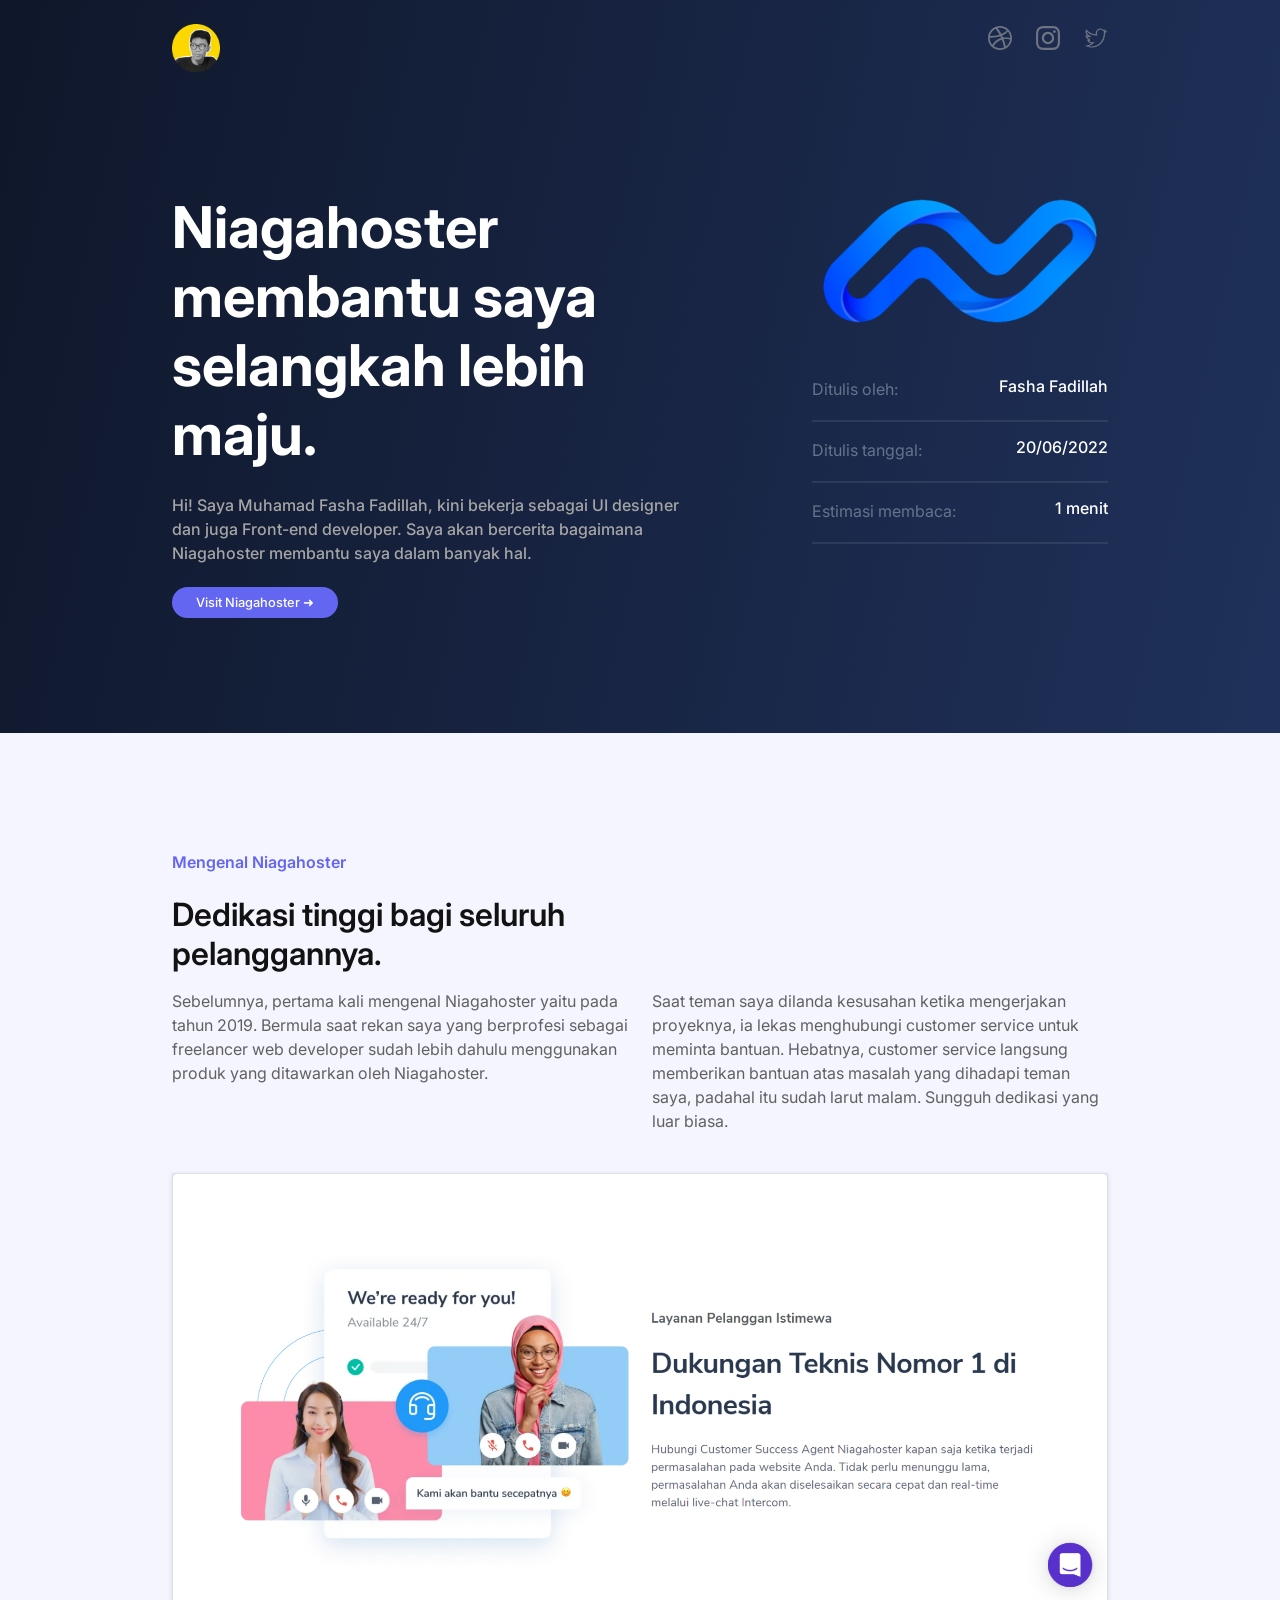
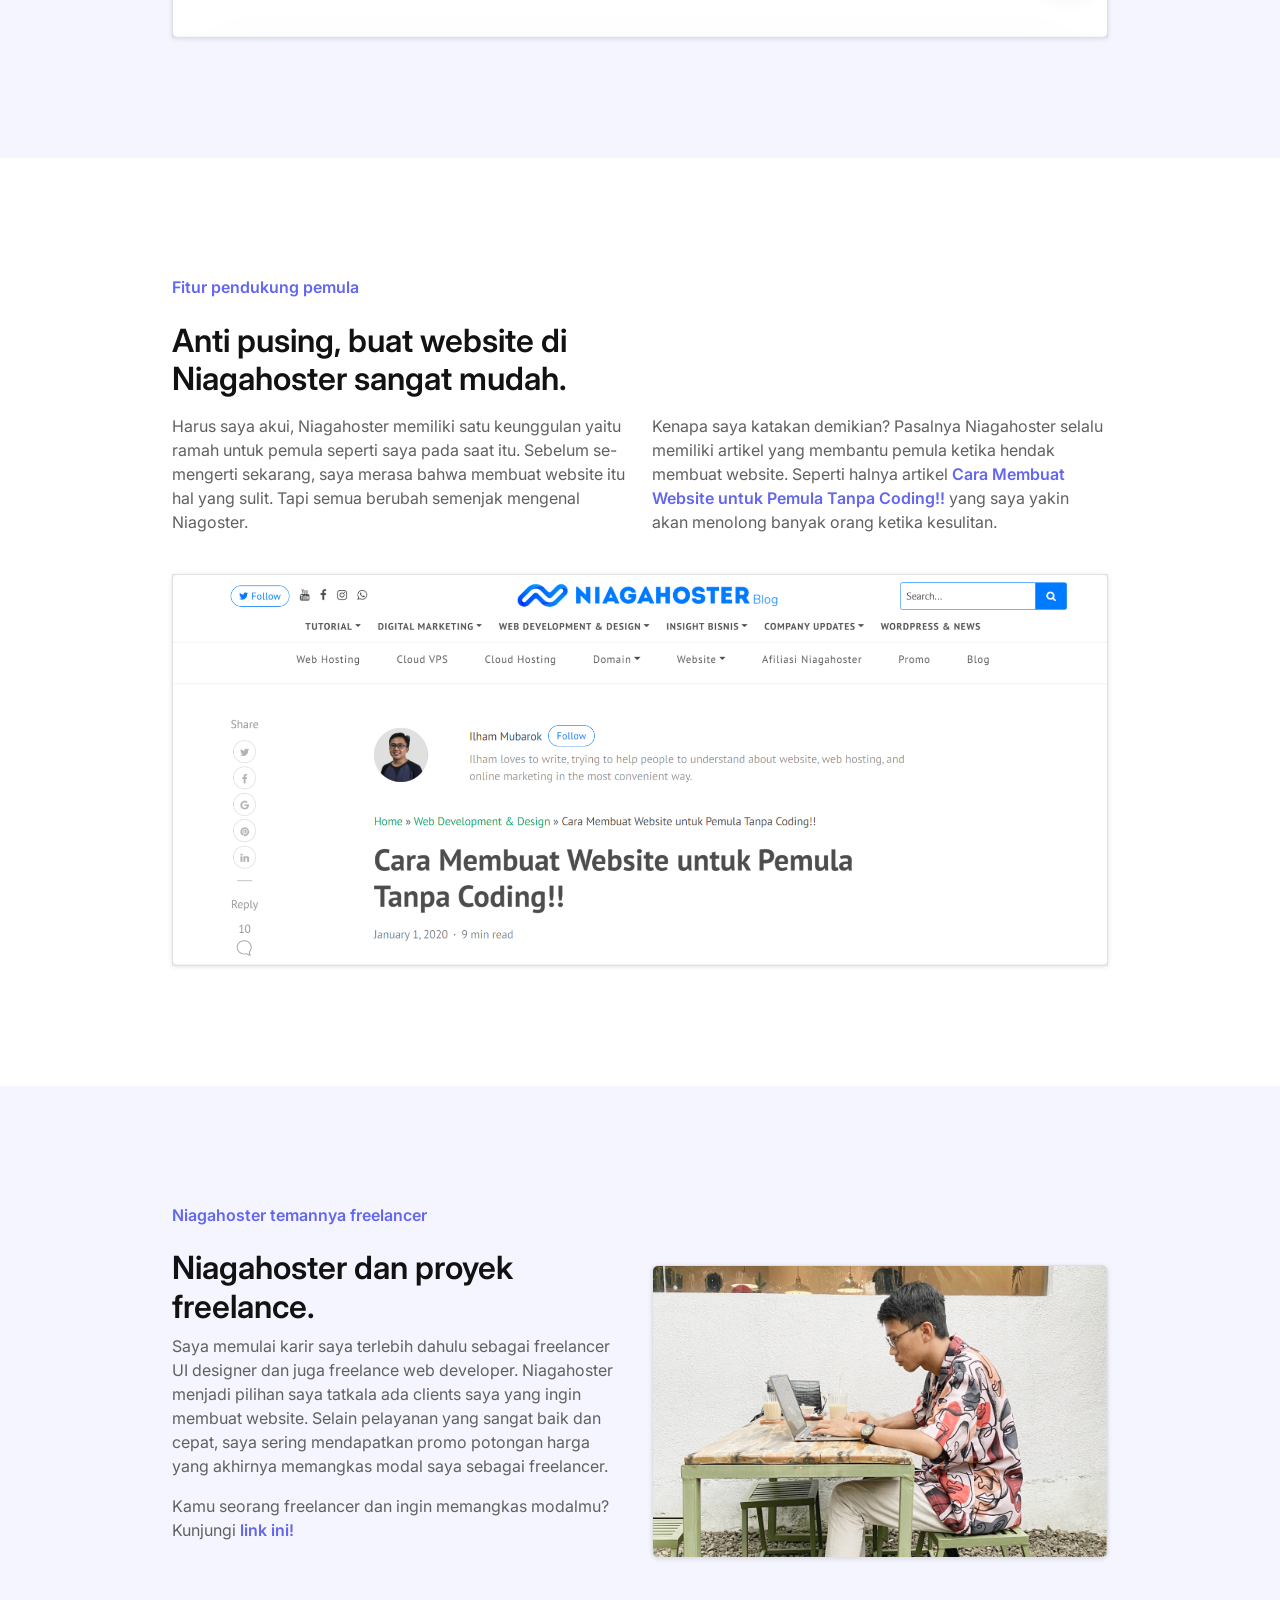
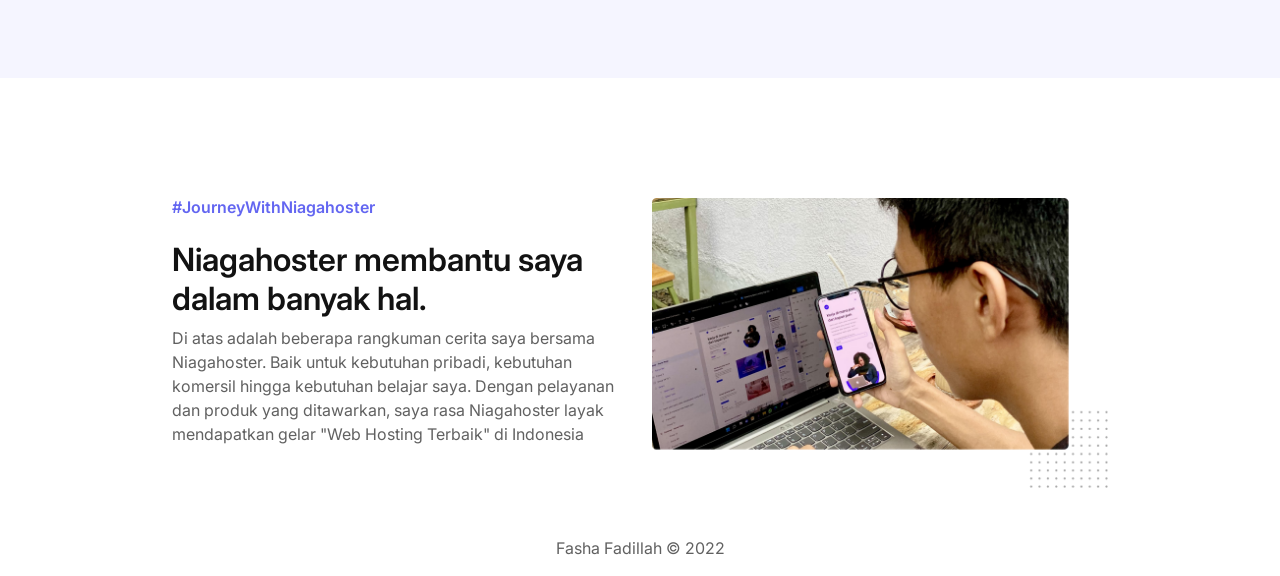
<file: index.html>
<!DOCTYPE html>
<html lang="en">
  <head>
    <meta charset="utf-8" />
    <meta name="viewport" content="width=device-width, initial-scale=1" />
    <!-- GOOGLE SEARCH CONSOLE -->
    <meta name="google-site-verification" content="5fyfz6tnwaVkm4QPjC4tsBny3yeOTy_wtFWpjD1lyE0" />
    <!-- GOOGLE SEARCH CONSOLE -->
    <title>Fasha Fadillah | UI Designer</title>
    <link rel="icon" sizes="16x16" type="image/x-icon" href="/assets/images/favicon-32x32.ico" />
    <link rel="icon" sizes="32x32" type="image/x-icon" href="/assets/images/favicon-32x32.ico" />
    <link rel="icon" sizes="96x96" type="image/x-icon" href="/assets/images/favicon-32x32.ico" />
    <link rel="preconnect" href="https://fonts.googleapis.com" />
    <link rel="preconnect" href="https://fonts.gstatic.com" crossorigin />
    <link href="https://fonts.googleapis.com/css2?family=Inter:wght@400;500;600;700&display=swap" rel="stylesheet" />
    <link href="https://cdn.jsdelivr.net/npm/bootstrap@5.2.0-beta1/dist/css/bootstrap.min.css" rel="stylesheet" integrity="sha384-0evHe/X+R7YkIZDRvuzKMRqM+OrBnVFBL6DOitfPri4tjfHxaWutUpFmBp4vmVor" crossorigin="anonymous" />
    <link rel="stylesheet" href="style.css" />
  </head>
  <body>
    <!-- NAVBAR -->
    <nav class="mt-4">
      <div class="container">
        <div class="d-flex justify-content-between">
          <a href="#">
            <img width="48" src="assets/images/photo-profil.png" alt="photo-profil" />
          </a>
          <ul class="d-flex">
            <li class="pe-4">
              <a href="https://dribbble.com/fasfashan" target="_blank">
                <img src="assets/icons/Dribbble.svg" alt="dribbble" />
              </a>
            </li>
            <li class="pe-4">
              <a href="https://Instagram.com/fasfashan" target="_blank">
                <img src="assets/icons/Instagram.svg" alt="Instagram" />
              </a>
            </li>
            <li>
              <a href="https://Twitter.com/fasfashan" target="_blank">
                <img src="assets/icons/Twitter.svg" alt="Twitter" />
              </a>
            </li>
          </ul>
        </div>
      </div>
    </nav>
    <!-- NAVBAR -->
    <!-- HERO SECTION -->
    <section id="hero-section">
      <div class="container">
        <div class="row align-items-start d-flex justify-content-between content-hero">
          <div class="col-xl-7 col-lg-7 col-md-7">
            <h1>Niagahoster membantu saya selangkah lebih maju.</h1>
            <p>Hi! Saya Muhamad Fasha Fadillah, kini bekerja sebagai UI designer dan juga Front-end developer. Saya akan bercerita bagaimana Niagahoster membantu saya dalam banyak hal.</p>
            <a href="https://niagahoster.co.id" target="_blank" class="btn-hero">Visit Niagahoster ➜</a>
          </div>
          <div class="col-xl-4 col-lg-4 col-md-4 description">
            <img width="100%" class="mb-5" src="assets/images/niagahoster-logo-alt.png" alt="logo-niagahoster" />
            <div class="d-flex justify-content-between">
              <span>Ditulis oleh:</span>
              <h5>Fasha Fadillah</h5>
            </div>
            <hr />
            <div class="d-flex justify-content-between">
              <span>Ditulis tanggal:</span>
              <h5>20/06/2022</h5>
            </div>
            <hr />
            <div class="d-flex justify-content-between">
              <span>Estimasi membaca:</span>
              <h5>1 menit</h5>
            </div>
            <hr />
          </div>
        </div>
      </div>
    </section>

    <!-- HERO SECTION -->
    <!-- MENGENAL NIAGAHOSTER -->
    <section id="mengenal-niagahoster">
      <div class="container">
        <div class="row">
          <div class="col">
            <h5>Mengenal Niagahoster</h5>
          </div>
        </div>
        <div class="row">
          <div class="col-xl-6">
            <h2>Dedikasi tinggi bagi seluruh pelanggannya.</h2>
          </div>
        </div>
        <div class="row">
          <div class="col-xl-6">
            <p>Sebelumnya, pertama kali mengenal Niagahoster yaitu pada tahun 2019. Bermula saat rekan saya yang berprofesi sebagai freelancer web developer sudah lebih dahulu menggunakan produk yang ditawarkan oleh Niagahoster.</p>
          </div>
          <div class="col-xl-6">
            <p>
              Saat teman saya dilanda kesusahan ketika mengerjakan proyeknya, ia lekas menghubungi customer service untuk meminta bantuan. Hebatnya, customer service langsung memberikan bantuan atas masalah yang dihadapi teman saya, padahal
              itu sudah larut malam. Sungguh dedikasi yang luar biasa.
            </p>
          </div>
        </div>
        <div class="row img-section">
          <div class="col">
            <img class="img-mengenal" width="100%" src="assets/images/customer-service.png" alt="customer-service" />
          </div>
        </div>
      </div>
    </section>
    <!-- MENGENAL NIAGAHOSTER -->
    <!-- FITUR NIAGAHOSTER -->
    <section id="fitur-pemula">
      <div class="container">
        <div class="row">
          <div class="col">
            <h5>Fitur pendukung pemula</h5>
          </div>
        </div>
        <div class="row">
          <div class="col-xl-6">
            <h2>Anti pusing, buat website di Niagahoster sangat mudah.</h2>
          </div>
        </div>
        <div class="row">
          <div class="col-xl-6">
            <p>
              Harus saya akui, Niagahoster memiliki satu keunggulan yaitu ramah untuk pemula seperti saya pada saat itu. Sebelum se-mengerti sekarang, saya merasa bahwa membuat website itu hal yang sulit. Tapi semua berubah semenjak
              mengenal Niagoster.
            </p>
          </div>
          <div class="col-xl-6">
            <p>
              Kenapa saya katakan demikian? Pasalnya Niagahoster selalu memiliki artikel yang membantu pemula ketika hendak membuat website. Seperti halnya artikel
              <span> <a href="https://www.niagahoster.co.id/blog/cara-membuat-website/" target="_blank"> Cara Membuat Website untuk Pemula Tanpa Coding!!</a></span> yang saya yakin akan menolong banyak orang ketika kesulitan.
            </p>
          </div>
        </div>
        <div class="row img-section">
          <div class="col">
            <img width="100%" src="assets/images/blog-niagahoster.png" alt="blog-niagahoster" />
          </div>
        </div>
      </div>
    </section>
    <!-- FITUR NIAGAHOSTER -->
    <!-- MENGENAL NIAGAHOSTER -->
    <section id="freelancer-niagahoster">
      <div class="container">
        <div class="row d-flex align-items-end">
          <div class="col-xl-6">
            <h5>Niagahoster temannya freelancer</h5>
            <h2>Niagahoster dan proyek freelance.</h2>
            <p>
              Saya memulai karir saya terlebih dahulu sebagai freelancer UI designer dan juga freelance web developer. Niagahoster menjadi pilihan saya tatkala ada clients saya yang ingin membuat website. Selain pelayanan yang sangat baik
              dan cepat, saya sering mendapatkan promo potongan harga yang akhirnya memangkas modal saya sebagai freelancer.
            </p>
            <p>
              Kamu seorang freelancer dan ingin memangkas modalmu? Kunjungi <span> <a href="https://www.niagahoster.co.id/" target="_blank"> link ini!</a></span>
            </p>
          </div>
          <div class="col-xl-6">
            <img width="100%" src="assets/images/foto-fasha.png" alt="foto-fasha" />
          </div>
        </div>
      </div>
    </section>
    <!-- MENGENAL NIAGAHOSTER -->
    <!-- FOOTER -->
    <footer>
      <div class="container">
        <div class="row d-flex align-items-start">
          <div class="col-xl-6">
            <h5>#JourneyWithNiagahoster</h5>
            <h2>Niagahoster membantu saya dalam banyak hal.</h2>
            <p>
              Di atas adalah beberapa rangkuman cerita saya bersama Niagahoster. Baik untuk kebutuhan pribadi, kebutuhan komersil hingga kebutuhan belajar saya. Dengan pelayanan dan produk yang ditawarkan, saya rasa Niagahoster layak
              mendapatkan gelar "Web Hosting Terbaik" di Indonesia
            </p>
          </div>
          <div class="col-xl-6">
            <img width="100%" src="assets/images/footer-img.png" alt="foto-fasha" />
          </div>
        </div>
        <div class="row">
          <div class="col">
            <p class="mt-5 text-center">Fasha Fadillah © 2022</p>
          </div>
        </div>
      </div>
    </footer>
    <!-- FOOTER -->
    <script src="https://cdn.jsdelivr.net/npm/bootstrap@5.2.0-beta1/dist/js/bootstrap.bundle.min.js" integrity="sha384-pprn3073KE6tl6bjs2QrFaJGz5/SUsLqktiwsUTF55Jfv3qYSDhgCecCxMW52nD2" crossorigin="anonymous"></script>
  </body>
</html>
</file>
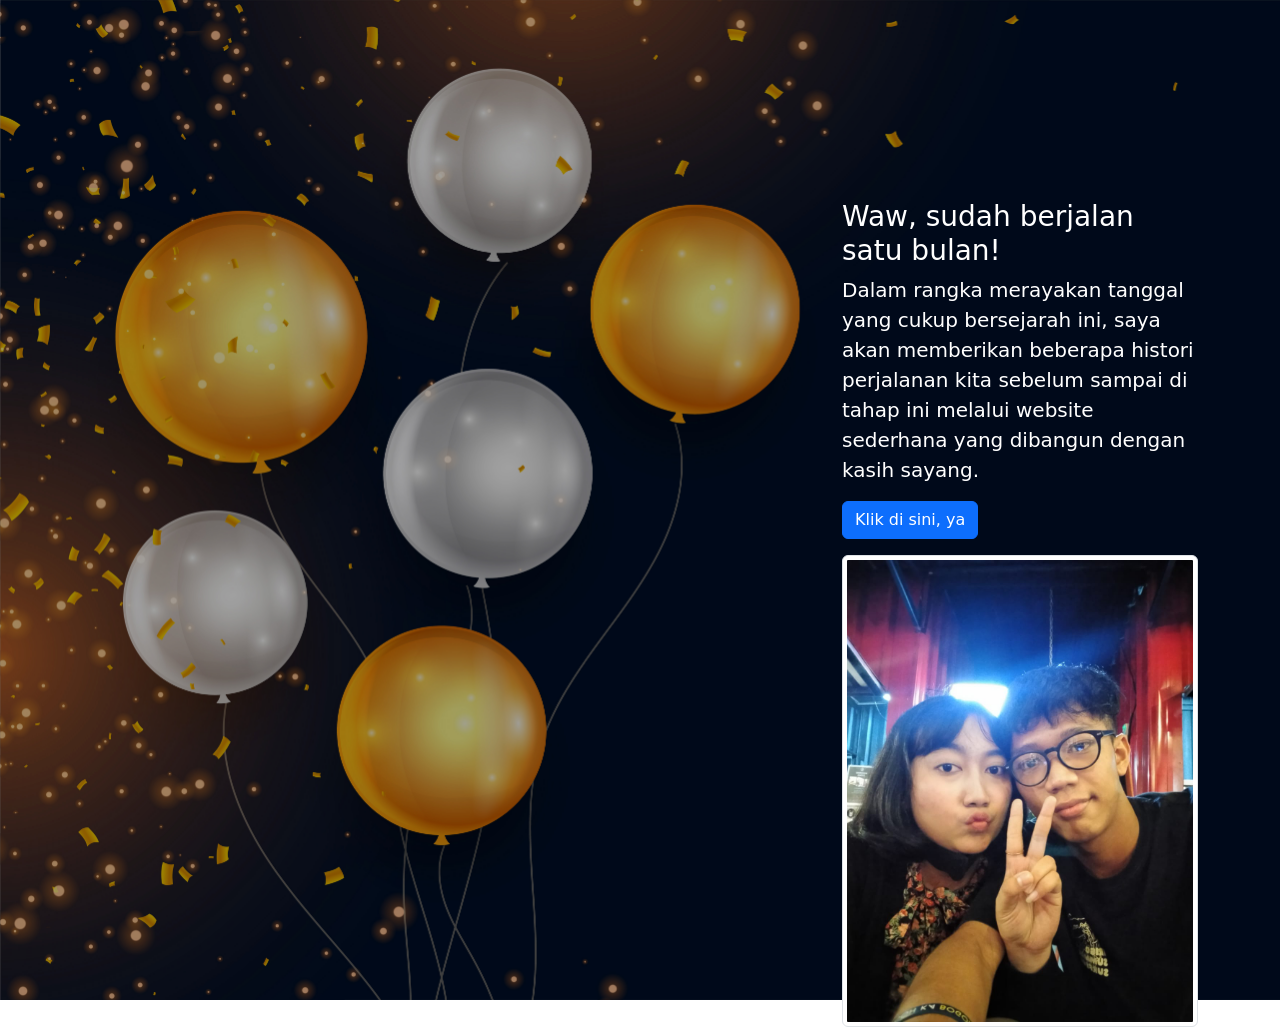
<file: Happy-16/index.html>
<!doctype html>
<html lang="en">
  <head>
    <!-- Required meta tags -->
    <meta charset="utf-8">
    <meta name="viewport" content="width=device-width, initial-scale=1">

    <!-- Bootstrap CSS -->
    <link href="https://cdn.jsdelivr.net/npm/bootstrap@5.0.0-beta2/dist/css/bootstrap.min.css" rel="stylesheet" integrity="sha384-BmbxuPwQa2lc/FVzBcNJ7UAyJxM6wuqIj61tLrc4wSX0szH/Ev+nYRRuWlolflfl" crossorigin="anonymous">
    <link rel="stylesheet" href="style.css">

    <title>Happy 16!</title>
  </head>
  <body>
      <!-- header -->
        <div class="jumbotron">
            <div class="container">
          
              <div class="row">
                  <div class="col-md-8">

                  </div>
                  <div class="col-md-4">
                    <h3>Waw, sudah berjalan satu bulan!</h3>
                    <p class="lead">Dalam rangka merayakan tanggal yang cukup bersejarah ini, saya akan memberikan beberapa histori perjalanan kita sebelum sampai di tahap ini melalui website sederhana yang dibangun dengan kasih sayang.</p>
                    <a href="index2.html" target="_blank"><button type="button" class="btn btn-primary mb-3">Klik di sini, ya</button></a>
                    <img src="img/14.jpeg" class="img-thumbnail" alt="">
                    
            </div>
                  </div>
              </div>
              
          </div>























    <!-- Optional JavaScript; choose one of the two! -->

    <!-- Option 1: Bootstrap Bundle with Popper -->
    <script src="https://cdn.jsdelivr.net/npm/bootstrap@5.0.0-beta2/dist/js/bootstrap.bundle.min.js" integrity="sha384-b5kHyXgcpbZJO/tY9Ul7kGkf1S0CWuKcCD38l8YkeH8z8QjE0GmW1gYU5S9FOnJ0" crossorigin="anonymous"></script>

    <!-- Option 2: Separate Popper and Bootstrap JS -->
    <!--
    <script src="https://cdn.jsdelivr.net/npm/@popperjs/core@2.6.0/dist/umd/popper.min.js" integrity="sha384-KsvD1yqQ1/1+IA7gi3P0tyJcT3vR+NdBTt13hSJ2lnve8agRGXTTyNaBYmCR/Nwi" crossorigin="anonymous"></script>
    <script src="https://cdn.jsdelivr.net/npm/bootstrap@5.0.0-beta2/dist/js/bootstrap.min.js" integrity="sha384-nsg8ua9HAw1y0W1btsyWgBklPnCUAFLuTMS2G72MMONqmOymq585AcH49TLBQObG" crossorigin="anonymous"></script>
    -->
  </body>
</html>
</file>
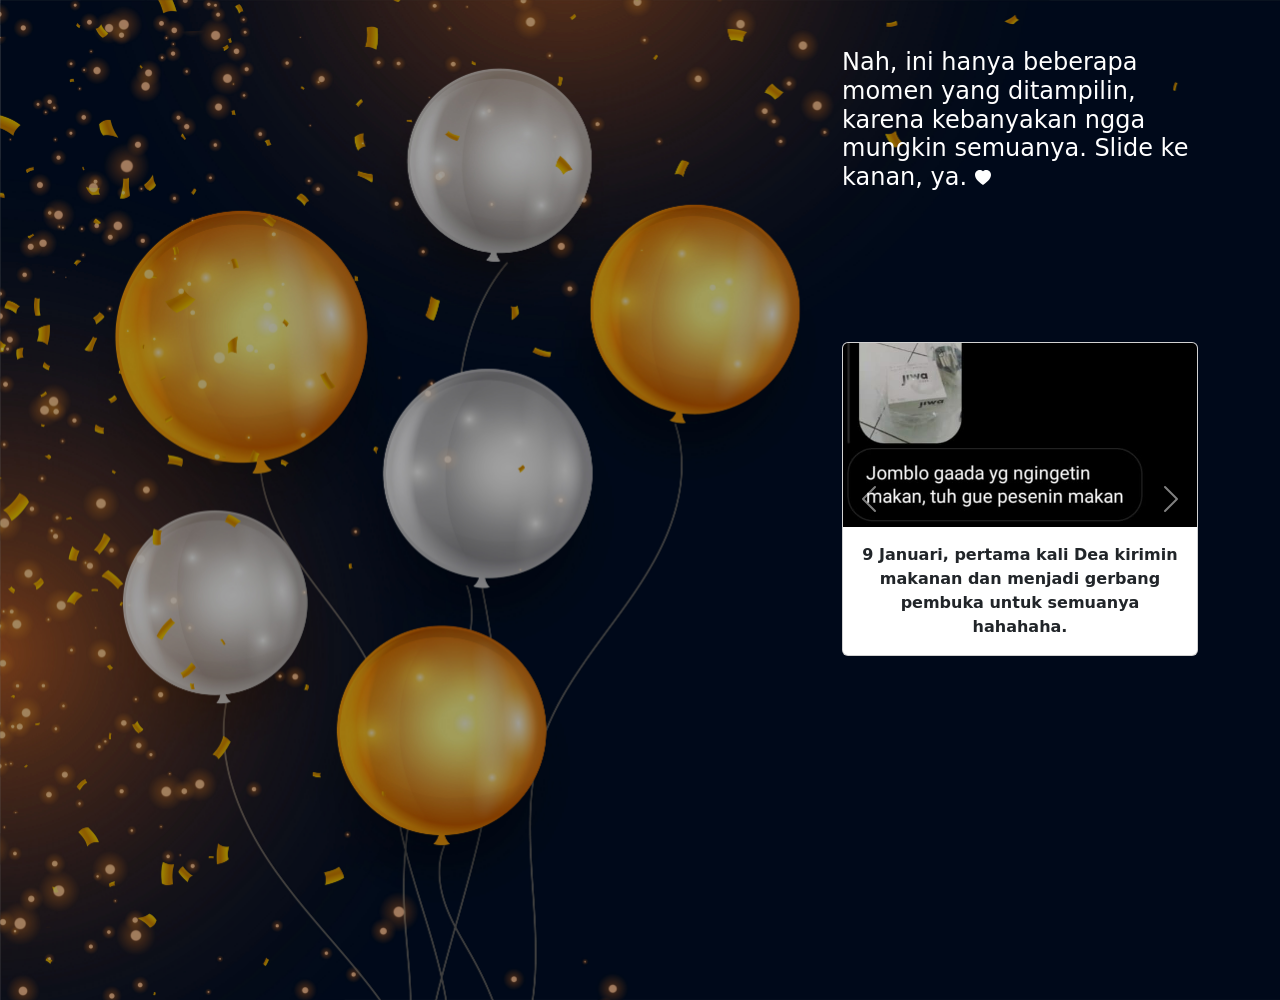
<file: Happy-16/index2.html>
<!doctype html>
<html lang="en">
  <head>
    <!-- Required meta tags -->
    <meta charset="utf-8">
    <meta name="viewport" content="width=device-width, initial-scale=1">

    <!-- Bootstrap CSS -->
    <link href="https://cdn.jsdelivr.net/npm/bootstrap@5.0.0-beta2/dist/css/bootstrap.min.css" rel="stylesheet" integrity="sha384-BmbxuPwQa2lc/FVzBcNJ7UAyJxM6wuqIj61tLrc4wSX0szH/Ev+nYRRuWlolflfl" crossorigin="anonymous">
    <link rel="stylesheet" href="style.css">

    <title>Happy 16!</title>
  </head>
  <body>
      <!-- header -->
        <div class="jumbotron">
            <div class="container">
          
              <div class="row">
                  <div class="col-md-8">

                  </div>
                  <div class="col-md-4">
                      <h4 class="mt-5" style="color: white;">Nah, ini hanya beberapa momen yang ditampilin, karena kebanyakan ngga mungkin semuanya. Slide ke kanan, ya. <svg xmlns="http://www.w3.org/2000/svg" width="16" height="16" fill="currentColor" class="bi bi-heart-fill" viewBox="0 0 16 16">
                        <path fill-rule="evenodd" d="M8 1.314C12.438-3.248 23.534 4.735 8 15-7.534 4.736 3.562-3.248 8 1.314z"/>
                      </svg></h4>
                    <div id="carouselExampleControls" class="carousel slide" data-bs-ride="carousel">
                        <div class="carousel-inner">
                          <div class="carousel-item active">
                            <div class="card">
                                <img src="img/2.jpeg" class="card-img-top" alt="...">
                                <div class="card-body">
                                  <p class="card-text text-center fw-bold">9 Januari, pertama kali Dea kirimin makanan dan menjadi gerbang pembuka untuk semuanya hahahaha.</p>
                                </div>
                              </div>
                                
                          </div>
                          <div class="carousel-item">
                            <div class="card">
                                <img src="img/3.jpeg" class="card-img-top" alt="...">
                                <div class="card-body">
                                  <p class="card-text text-center fw-bold">Cie udah pindah ke Whatsapp</p>
                                </div>
                              </div>
                          </div>
                          <div class="carousel-item">
                            <div class="card">
                                <img src="img/4.jpeg" class="card-img-top" alt="...">
                                <div class="card-body">
                                  <p class="card-text text-center fw-bold">Pertama kali banget dijadiin status Whatsapp wkwkwk.</p>
                                </div>
                              </div>
                          </div>
                          <div class="carousel-item">
                            <div class="card">
                                <img src="img/5.jpeg" class="card-img-top" alt="...">
                                <div class="card-body">
                                  <p class="card-text text-center fw-bold">Deep talk mode on.</p>
                                </div>
                              </div>
                          </div>
                          <div class="carousel-item">
                            <div class="card">
                                <img src="img/6.jpeg" class="card-img-top" alt="...">
                                <div class="card-body">
                                  <p class="card-text text-center fw-bold">Gembel McDonald's</p>
                                </div>
                              </div>
                            </div>
                            <div class="carousel-item">
                                <div class="card">
                                    <img src="img/7.jpeg" class="card-img-top" alt="...">
                                    <div class="card-body">
                                      <p class="card-text text-center fw-bold">Mengunjungi Kopi Rakjat tuk pertama kali, dan beberapa jam sebelum kejadian paling wadididaw berlangsung wkwkw</p>
                                    </div>
                                  </div>
                                </div>
                                <div class="carousel-item">
                                    <div class="card">
                                        <img src="img/8.jpeg" class="card-img-top" alt="...">
                                        <div class="card-body">
                                          <p class="card-text text-center fw-bold">Selfie dulu biar punya kenang-kenangan ya gak</p>
                                        </div>
                                      </div>
                                    </div>
                                    <div class="carousel-item">
                                        <div class="card">
                                            <div class="ratio ratio-16x9">
                                                <iframe src="img/9.mp4" title="YouTube video" allowfullscreen></iframe>
                                              </div>
                                            <div class="card-body">
                                              <p class="card-text text-center fw-bold">Warkop banget anaknya</p>
                                            </div>
                                          </div>
                                        </div>
                                        <div class="carousel-item">
                                            <div class="card">
                                                <div class="ratio ratio-16x9">
                                                    <iframe src="img/10.mp4" title="YouTube video" allowfullscreen></iframe>
                                                  </div>
                                                <div class="card-body">
                                                  <p class="card-text text-center fw-bold">Menjadi pemenang nominasi</p>
                                                </div>
                                              </div>
                                            </div>
                                            <div class="carousel-item">
                                                <div class="card">
                                                    <img src="img/11.jpeg" class="card-img-top" alt="...">
                                                    <div class="card-body">
                                                      <p class="card-text text-center fw-bold">Sebetulnya mau masukin semua momen, cuma ini diringkas jadi segini, sebagai pengingat aja kalo kita udah jauh heheheheh <a href="index3.html" target="_blank" style="text-decoration: none;">Lanjut klik di sini</a></p>
                                                    </div>
                                                  </div>
                                                </div>
                        </div>
                        <button class="carousel-control-prev" type="button" data-bs-target="#carouselExampleControls"  data-bs-slide="prev">
                          <span class="carousel-control-prev-icon" aria-hidden="true"></span>
                          <span class="visually-hidden">Previous</span>
                        </button>
                        <button class="carousel-control-next" type="button" data-bs-target="#carouselExampleControls"  data-bs-slide="next">
                          <span class="carousel-control-next-icon" aria-hidden="true"></span>
                          <span class="visually-hidden">Next</span>
                        </button>
                      </div>
                      </div>
            </div>
                  </div>
              </div>
              
          </div>























    <!-- Optional JavaScript; choose one of the two! -->

    <!-- Option 1: Bootstrap Bundle with Popper -->
    <script src="https://cdn.jsdelivr.net/npm/bootstrap@5.0.0-beta2/dist/js/bootstrap.bundle.min.js" integrity="sha384-b5kHyXgcpbZJO/tY9Ul7kGkf1S0CWuKcCD38l8YkeH8z8QjE0GmW1gYU5S9FOnJ0" crossorigin="anonymous"></script>

    <!-- Option 2: Separate Popper and Bootstrap JS -->
    <!--
    <script src="https://cdn.jsdelivr.net/npm/@popperjs/core@2.6.0/dist/umd/popper.min.js" integrity="sha384-KsvD1yqQ1/1+IA7gi3P0tyJcT3vR+NdBTt13hSJ2lnve8agRGXTTyNaBYmCR/Nwi" crossorigin="anonymous"></script>
    <script src="https://cdn.jsdelivr.net/npm/bootstrap@5.0.0-beta2/dist/js/bootstrap.min.js" integrity="sha384-nsg8ua9HAw1y0W1btsyWgBklPnCUAFLuTMS2G72MMONqmOymq585AcH49TLBQObG" crossorigin="anonymous"></script>
    -->
  </body>
</html>
</file>
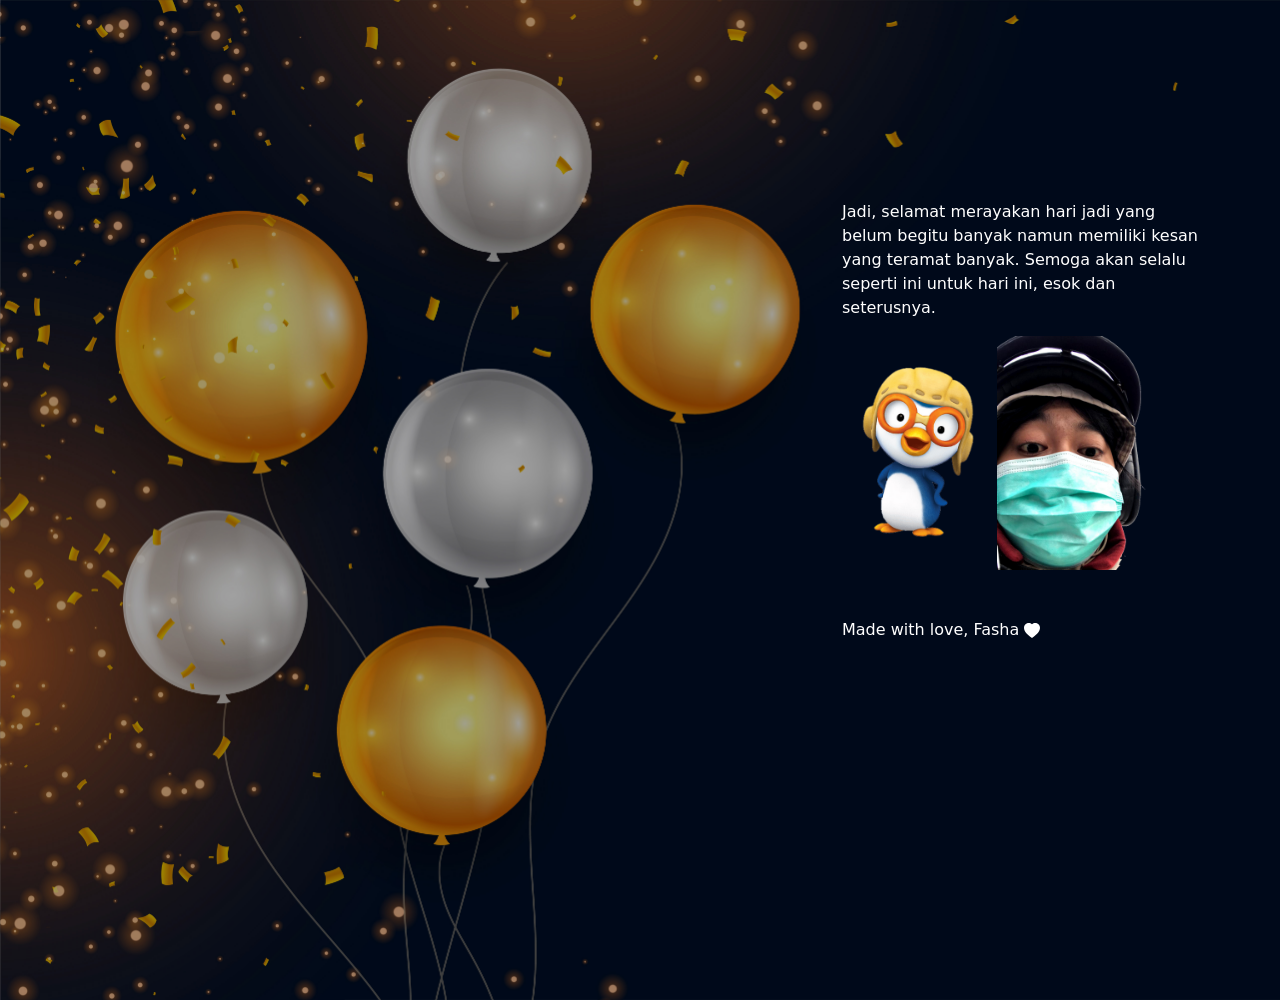
<file: Happy-16/index3.html>
<!doctype html>
<html lang="en">
  <head>
    <!-- Required meta tags -->
    <meta charset="utf-8">
    <meta name="viewport" content="width=device-width, initial-scale=1">

    <!-- Bootstrap CSS -->
    <link href="https://cdn.jsdelivr.net/npm/bootstrap@5.0.0-beta2/dist/css/bootstrap.min.css" rel="stylesheet" integrity="sha384-BmbxuPwQa2lc/FVzBcNJ7UAyJxM6wuqIj61tLrc4wSX0szH/Ev+nYRRuWlolflfl" crossorigin="anonymous">
    <link rel="stylesheet" href="style.css">

    <title>Happy 16!</title>
  </head>
  <body>
      <!-- header -->
        <div class="jumbotron">
            <div class="container">
          
              <div class="row">
                  <div class="col-md-8">

                  </div>
                  <div class="col-md-4">
                      
                    <p class="paragraf">Jadi, selamat merayakan hari jadi yang belum begitu banyak namun memiliki kesan yang teramat banyak. Semoga akan selalu seperti ini untuk hari ini, esok dan seterusnya.</p>
                    <img src="img/12.png" width="150px" alt="">
                    <img src="img/13.png" width="150px" alt="">
                    <p class="mt-5" style="color: white;">Made with love, Fasha <svg xmlns="http://www.w3.org/2000/svg" width="16" height="16" fill="currentColor" class="bi bi-heart-fill" viewBox="0 0 16 16">
                      <path fill-rule="evenodd" d="M8 1.314C12.438-3.248 23.534 4.735 8 15-7.534 4.736 3.562-3.248 8 1.314z"/>
                    </svg></p>
            </div>
                  </div>
              </div>
              
          </div>























    <!-- Optional JavaScript; choose one of the two! -->

    <!-- Option 1: Bootstrap Bundle with Popper -->
    <script src="https://cdn.jsdelivr.net/npm/bootstrap@5.0.0-beta2/dist/js/bootstrap.bundle.min.js" integrity="sha384-b5kHyXgcpbZJO/tY9Ul7kGkf1S0CWuKcCD38l8YkeH8z8QjE0GmW1gYU5S9FOnJ0" crossorigin="anonymous"></script>

    <!-- Option 2: Separate Popper and Bootstrap JS -->
    <!--
    <script src="https://cdn.jsdelivr.net/npm/@popperjs/core@2.6.0/dist/umd/popper.min.js" integrity="sha384-KsvD1yqQ1/1+IA7gi3P0tyJcT3vR+NdBTt13hSJ2lnve8agRGXTTyNaBYmCR/Nwi" crossorigin="anonymous"></script>
    <script src="https://cdn.jsdelivr.net/npm/bootstrap@5.0.0-beta2/dist/js/bootstrap.min.js" integrity="sha384-nsg8ua9HAw1y0W1btsyWgBklPnCUAFLuTMS2G72MMONqmOymq585AcH49TLBQObG" crossorigin="anonymous"></script>
    -->
  </body>
</html>
</file>
<file: style.css>
body {
  font-family: "Inter", sans-serif;
  background: linear-gradient(102.36deg, #0f172a 0%, rgba(30, 53, 107, 0.96) 100%);
}
.container {
  width: 95%;
}
ul {
  padding-left: 0;
}
li {
  list-style: none;
}
nav ul li a img {
  opacity: 0.6;
}
nav ul li a img:hover {
  opacity: 1;
  transition: all 0.3s;
}

.btn-hero {
  padding: 8px 24px;
  color: white;
  background-color: #6366f1;
  text-decoration: none;
  border-radius: 60px;
  font-size: 0.8rem;
  font-weight: 500;
  transition: all 0.7s;
}
.btn-hero:hover {
  padding: 8px 24px;
  color: white;
  background-color: #4647a7;
  text-decoration: none;
  border-radius: 60px;
  font-size: 0.8rem;
  font-weight: 500;
  transition: all 0.7s;
}
.btn-hero:focus {
  padding: 8px 24px;
  color: white;
  background-color: #4647a7;
  text-decoration: none;
  border-radius: 60px;
  outline: 3px solid #dfe0f3;
  font-size: 0.8rem;
  font-weight: 500;
  transition: all 0.7s;
}

#hero-section .content-hero {
  padding: 120px 0;
}
#hero-section h1 {
  color: white;
  font-size: 3.6rem;
  font-weight: 700;
}
#hero-section p {
  color: #a5a5a5;
  font-weight: 500;
  margin: 24px 0;
}
#hero-section span {
  color: #64748b;
}
#hero-section hr {
  background-color: #64748b;
  border: 1px solid #64748b;
}
#hero-section h5 {
  font-size: 1rem;
  color: white;
  font-weight: 500;
}

#mengenal-niagahoster {
  background-color: #f5f5ff;
  padding: 120px 0;
  position: relative;
  z-index: -100;
}
#mengenal-niagahoster h5 {
  color: #6366f1;
  margin-bottom: 24px;
  font-weight: 600;
  font-size: 1rem;
  z-index: 100;
}
#mengenal-niagahoster h2 {
  color: #121212;
  font-size: 2rem;
  font-weight: 600;
}
#mengenal-niagahoster p {
  color: #616161;
  margin-top: 8px;
}
#mengenal-niagahoster .img-mengenal {
  margin-top: 24px;
  border: 1px solid #e0e0e0;
  filter: drop-shadow(0px 1px 2px rgba(0, 0, 0, 0.12));
}

#mengenal-niagahoster p span a {
  color: #6366f1;
  font-weight: 600;
  text-decoration: none;
}
#mengenal-niagahoster p span a:hover {
  color: #4647a7;
  font-weight: 600;
  text-decoration: none;
}

#fitur-pemula {
  padding: 120px 0;
  background-color: rgb(255, 255, 255);
}
#fitur-pemula h5 {
  color: #6366f1;
  margin-bottom: 24px;
  font-weight: 600;
  font-size: 1rem;
}
#fitur-pemula h2 {
  color: #121212;
  font-size: 2rem;
  font-weight: 600;
}
#fitur-pemula p {
  color: #616161;
  margin-top: 8px;
}
#fitur-pemula img {
  margin-top: 24px;
  border: 1px solid #e0e0e0;
  filter: drop-shadow(0px 1px 2px rgba(0, 0, 0, 0.12));
}
#fitur-pemula p span a {
  color: #6366f1;
  font-weight: 600;
  text-decoration: none;
}
#fitur-pemula p span :hover {
  color: #4647a7;
  font-weight: 600;
  text-decoration: none;
}
#freelancer-niagahoster {
  background-color: #f5f5ff;
  padding: 120px 0;
}
#freelancer-niagahoster h5 {
  color: #6366f1;
  margin-bottom: 24px;
  font-weight: 600;
  font-size: 1rem;
}
#freelancer-niagahoster h2 {
  color: #121212;
  font-size: 2rem;
  font-weight: 600;
}
#freelancer-niagahoster p {
  color: #616161;
  margin-top: 8px;
}
#freelancer-niagahoster img {
  border: 1px solid #e0e0e0;
  filter: drop-shadow(0px 1px 2px rgba(0, 0, 0, 0.12));
  border-radius: 6px;
}

#freelancer-niagahoster p span a {
  color: #6366f1;
  font-weight: 600;
  text-decoration: none;
}
#freelancer-niagahoster p span a:hover {
  color: #4647a7;
  font-weight: 600;
  text-decoration: none;
}

footer p {
  color: #616161;
}
footer p span {
  color: #6366f1;
  font-weight: 600;
}
footer {
  background-color: #ffffff;
  padding-top: 120px;
}
footer h5 {
  color: #6366f1;
  margin-bottom: 24px;
  font-weight: 600;
  font-size: 1rem;
}
footer h2 {
  color: #121212;
  font-size: 2rem;
  font-weight: 600;
}
footer p {
  color: #616161;
  margin-top: 8px;
}

footer p span a {
  color: #6366f1;
  font-weight: 600;
  text-decoration: none;
}
footer p span a:hover {
  color: #4647a7;
  font-weight: 600;
  text-decoration: none;
}

@media (max-width: 767.97px) {
  #hero-section .description {
    margin-top: 60px;
  }
}
@media (min-width: 767.98px) {
  .container {
    width: 75%;
  }
}
</file>
<file: Happy-16/style.css>
.jumbotron {
    background-image: url(img/1.jpg);
    background-size: cover;
    height: 1000px;

}

.display-2,
.lead {
    color: white;
}

.jumbotron h3 {
    margin-top: 200px;
    color: white;
}

.carousel-inner {
    margin-top: 150px;
}

.paragraf {
    margin-top: 200px;
    color: white;
}
</file>
